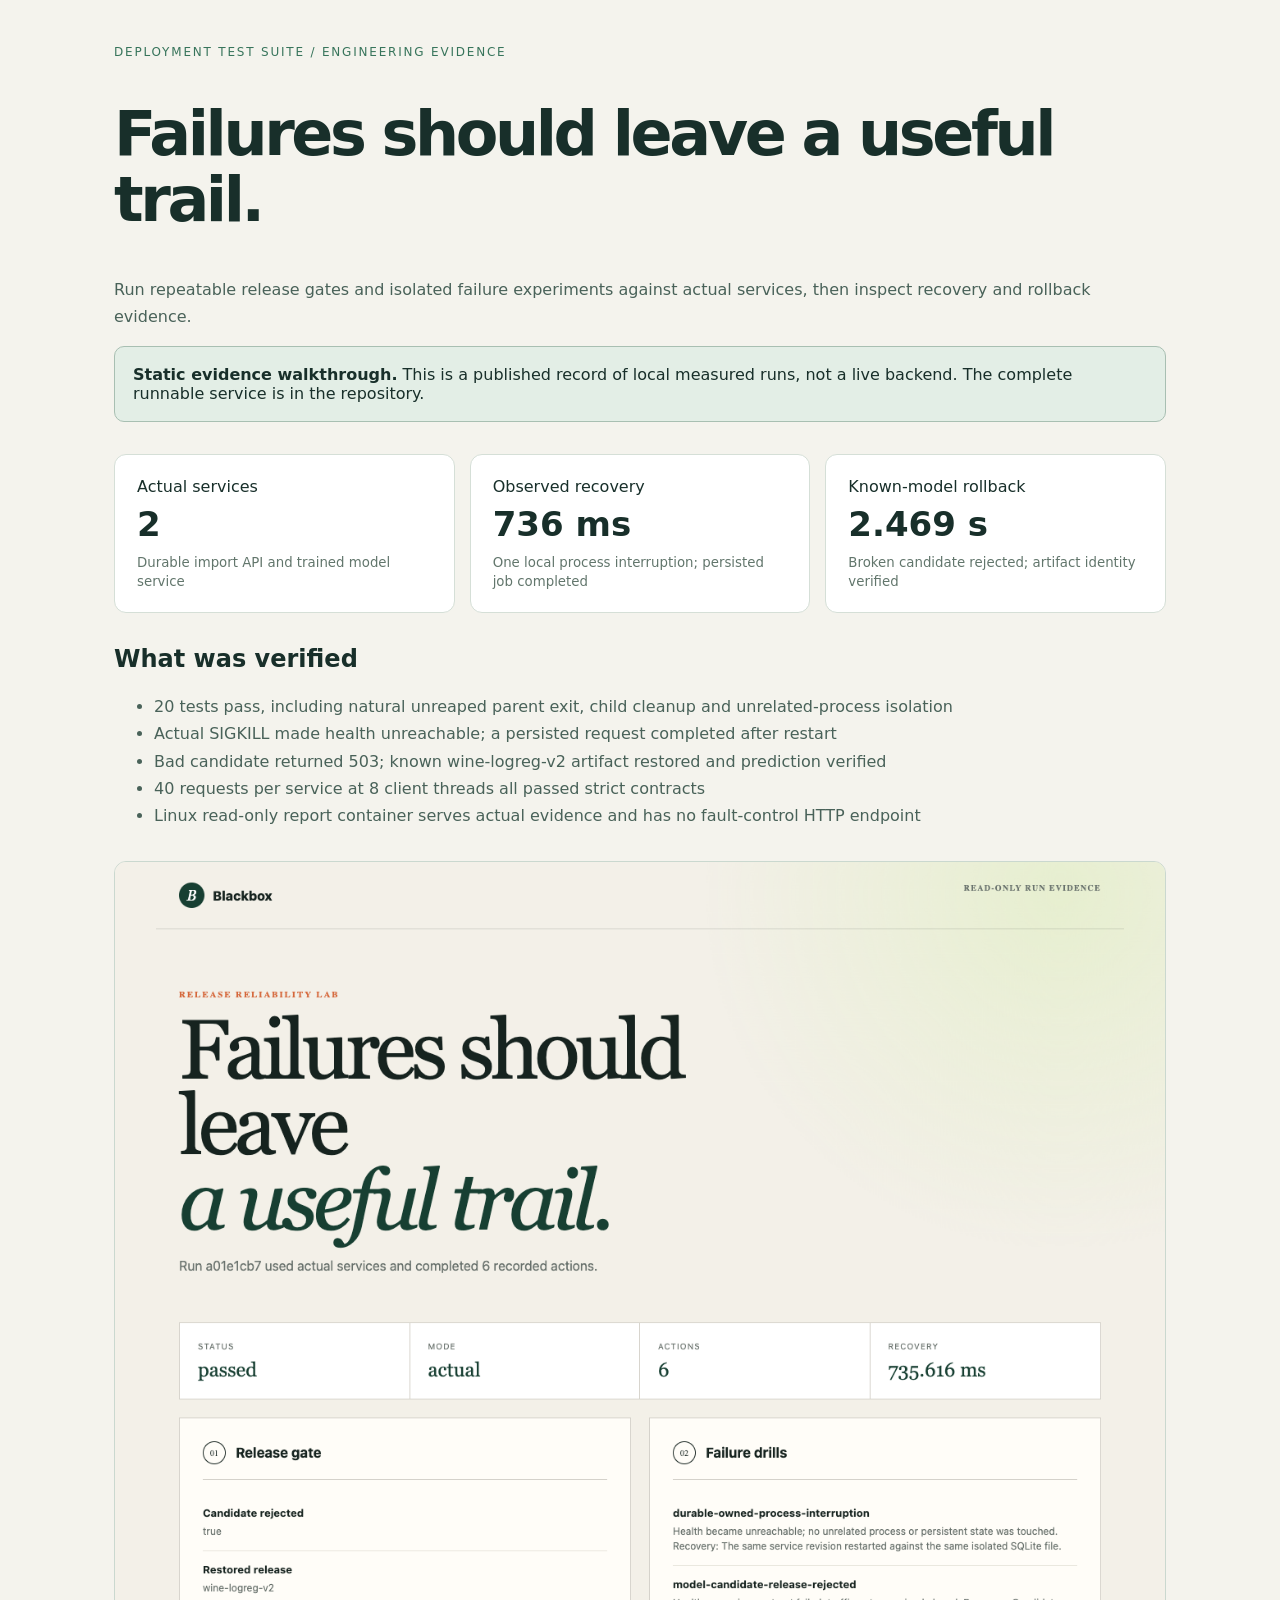
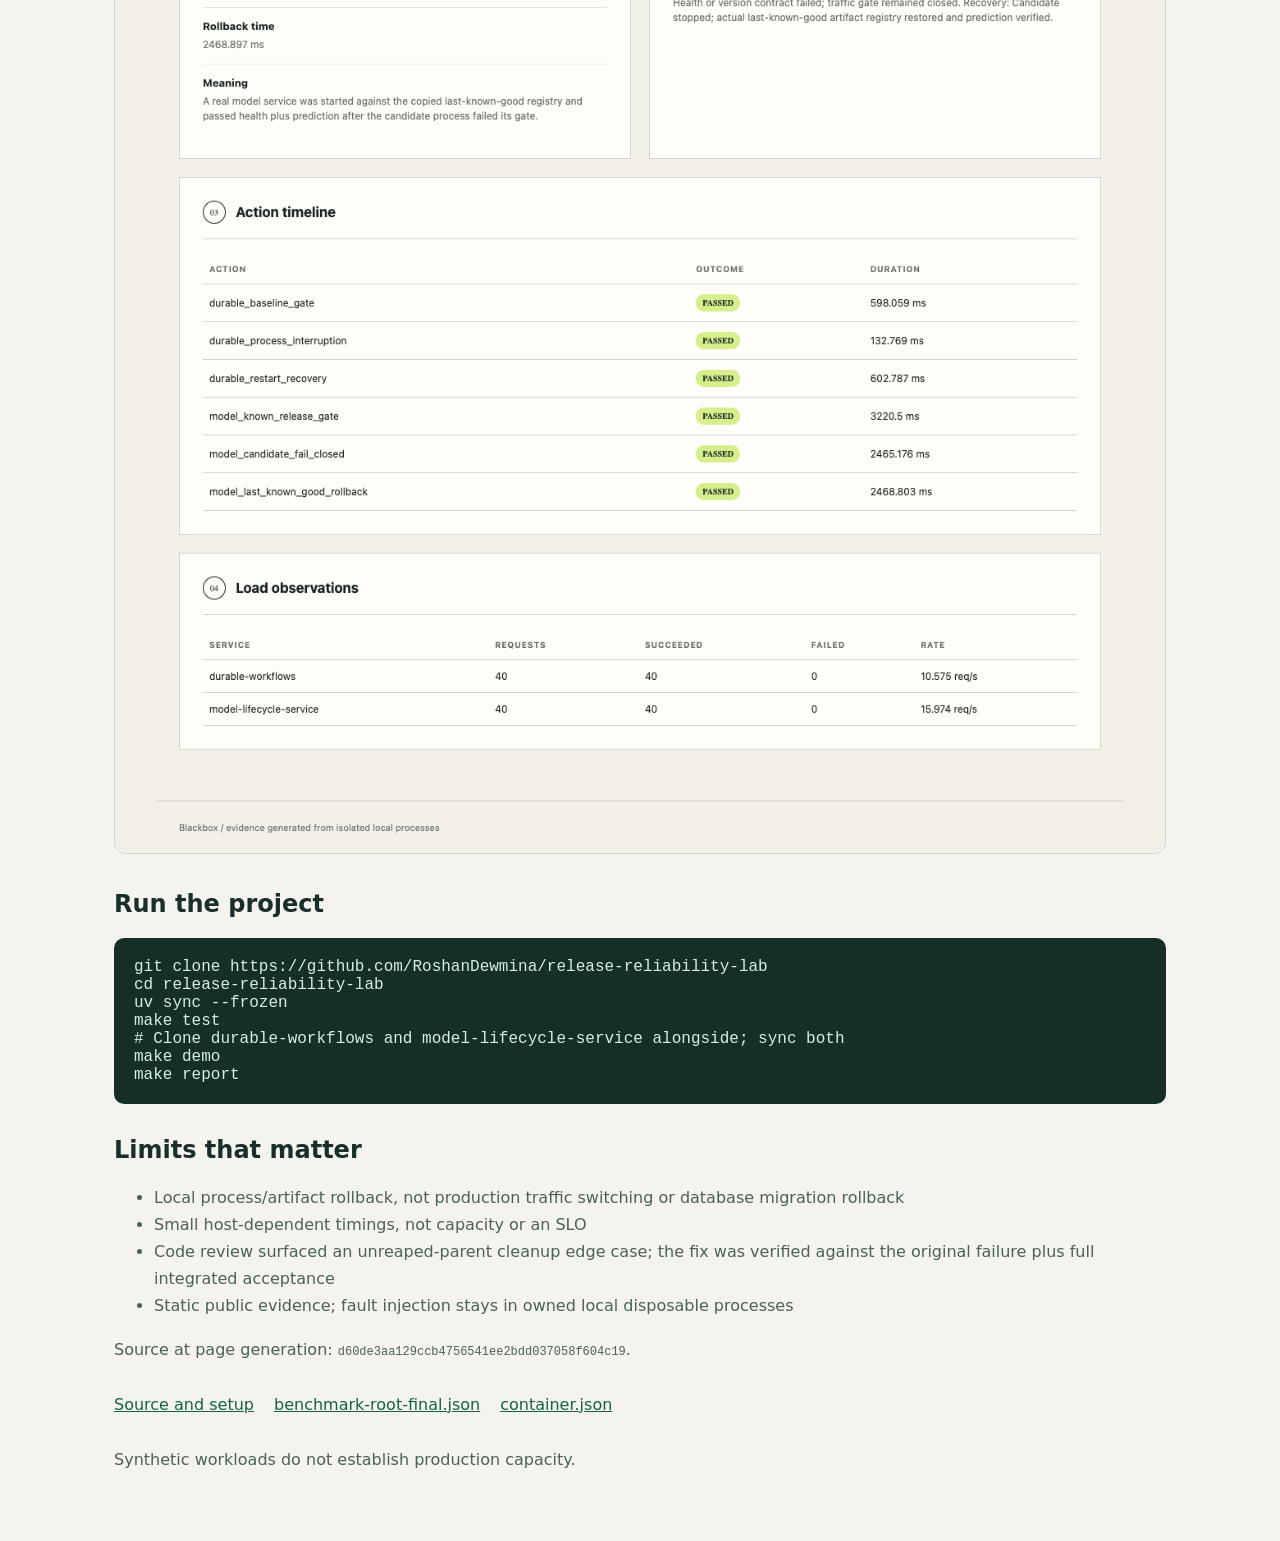
<file: docs/index.html>
<!doctype html><html lang="en"><head><meta charset="utf-8"><meta name="viewport" content="width=device-width,initial-scale=1"><title>Deployment Test Suite / evidence</title><style>*{box-sizing:border-box}body{background:#f4f3ed;color:#182f2a;font:16px system-ui;margin:0}main{max-width:1100px;margin:auto;padding:45px 24px}nav{color:#37745b;font-size:12px;letter-spacing:.15em}h1{font-size:clamp(36px,6vw,62px);letter-spacing:-.055em;line-height:1.08}p,li{color:#496259;line-height:1.7}.notice{border:1px solid #a8bfb2;background:#e3eee6;padding:18px;border-radius:10px}.grid{display:grid;grid-template-columns:repeat(3,1fr);gap:15px}article{background:white;border:1px solid #d5dfd7;padding:22px;border-radius:12px}article b{display:block;font-size:34px;margin:8px 0}small{color:#62766c}a{color:#14633f}img{max-width:100%;border:1px solid #cad8cf;border-radius:12px}pre{padding:20px;background:#152e27;color:#d5f0e3;border-radius:10px;overflow:auto}section{margin:32px 0}.links{display:flex;gap:20px;flex-wrap:wrap}code{overflow-wrap:anywhere;font-size:12px}@media(max-width:680px){.grid{grid-template-columns:1fr}}</style></head><body><main><nav>DEPLOYMENT TEST SUITE / ENGINEERING EVIDENCE</nav><h1>Failures should leave a useful trail.</h1><p>Run repeatable release gates and isolated failure experiments against actual services, then inspect recovery and rollback evidence.</p><div class="notice"><strong>Static evidence walkthrough.</strong> This is a published record of local measured runs, not a live backend. The complete runnable service is in the repository.</div><section class="grid"><article><span>Actual services</span><b>2</b><small>Durable import API and trained model service</small></article><article><span>Observed recovery</span><b>736 ms</b><small>One local process interruption; persisted job completed</small></article><article><span>Known-model rollback</span><b>2.469 s</b><small>Broken candidate rejected; artifact identity verified</small></article></section><section><h2>What was verified</h2><ul><li>20 tests pass, including natural unreaped parent exit, child cleanup and unrelated-process isolation</li><li>Actual SIGKILL made health unreachable; a persisted request completed after restart</li><li>Bad candidate returned 503; known wine-logreg-v2 artifact restored and prediction verified</li><li>40 requests per service at 8 client threads all passed strict contracts</li><li>Linux read-only report container serves actual evidence and has no fault-control HTTP endpoint</li></ul></section><img src="demo.png" alt="Deployment Test Suite actual-service report showing failed candidate rejection, recovery, rollback and load results"><section><h2>Run the project</h2><pre>git clone https://github.com/RoshanDewmina/release-reliability-lab
cd release-reliability-lab
uv sync --frozen
make test
# Clone durable-workflows and model-lifecycle-service alongside; sync both
make demo
make report</pre></section><section><h2>Limits that matter</h2><ul><li>Local process/artifact rollback, not production traffic switching or database migration rollback</li><li>Small host-dependent timings, not capacity or an SLO</li><li>Code review surfaced an unreaped-parent cleanup edge case; the fix was verified against the original failure plus full integrated acceptance</li><li>Static public evidence; fault injection stays in owned local disposable processes</li></ul><p>Source at page generation: <code>d60de3aa129ccb4756541ee2bdd037058f604c19</code>.</p></section><section class="links"><a href="https://github.com/RoshanDewmina/release-reliability-lab">Source and setup</a><a href="receipt-benchmark-root-final.json">benchmark-root-final.json</a><a href="receipt-container.json">container.json</a></section><p>Synthetic workloads do not establish production capacity.</p></main></body></html>
</file>
